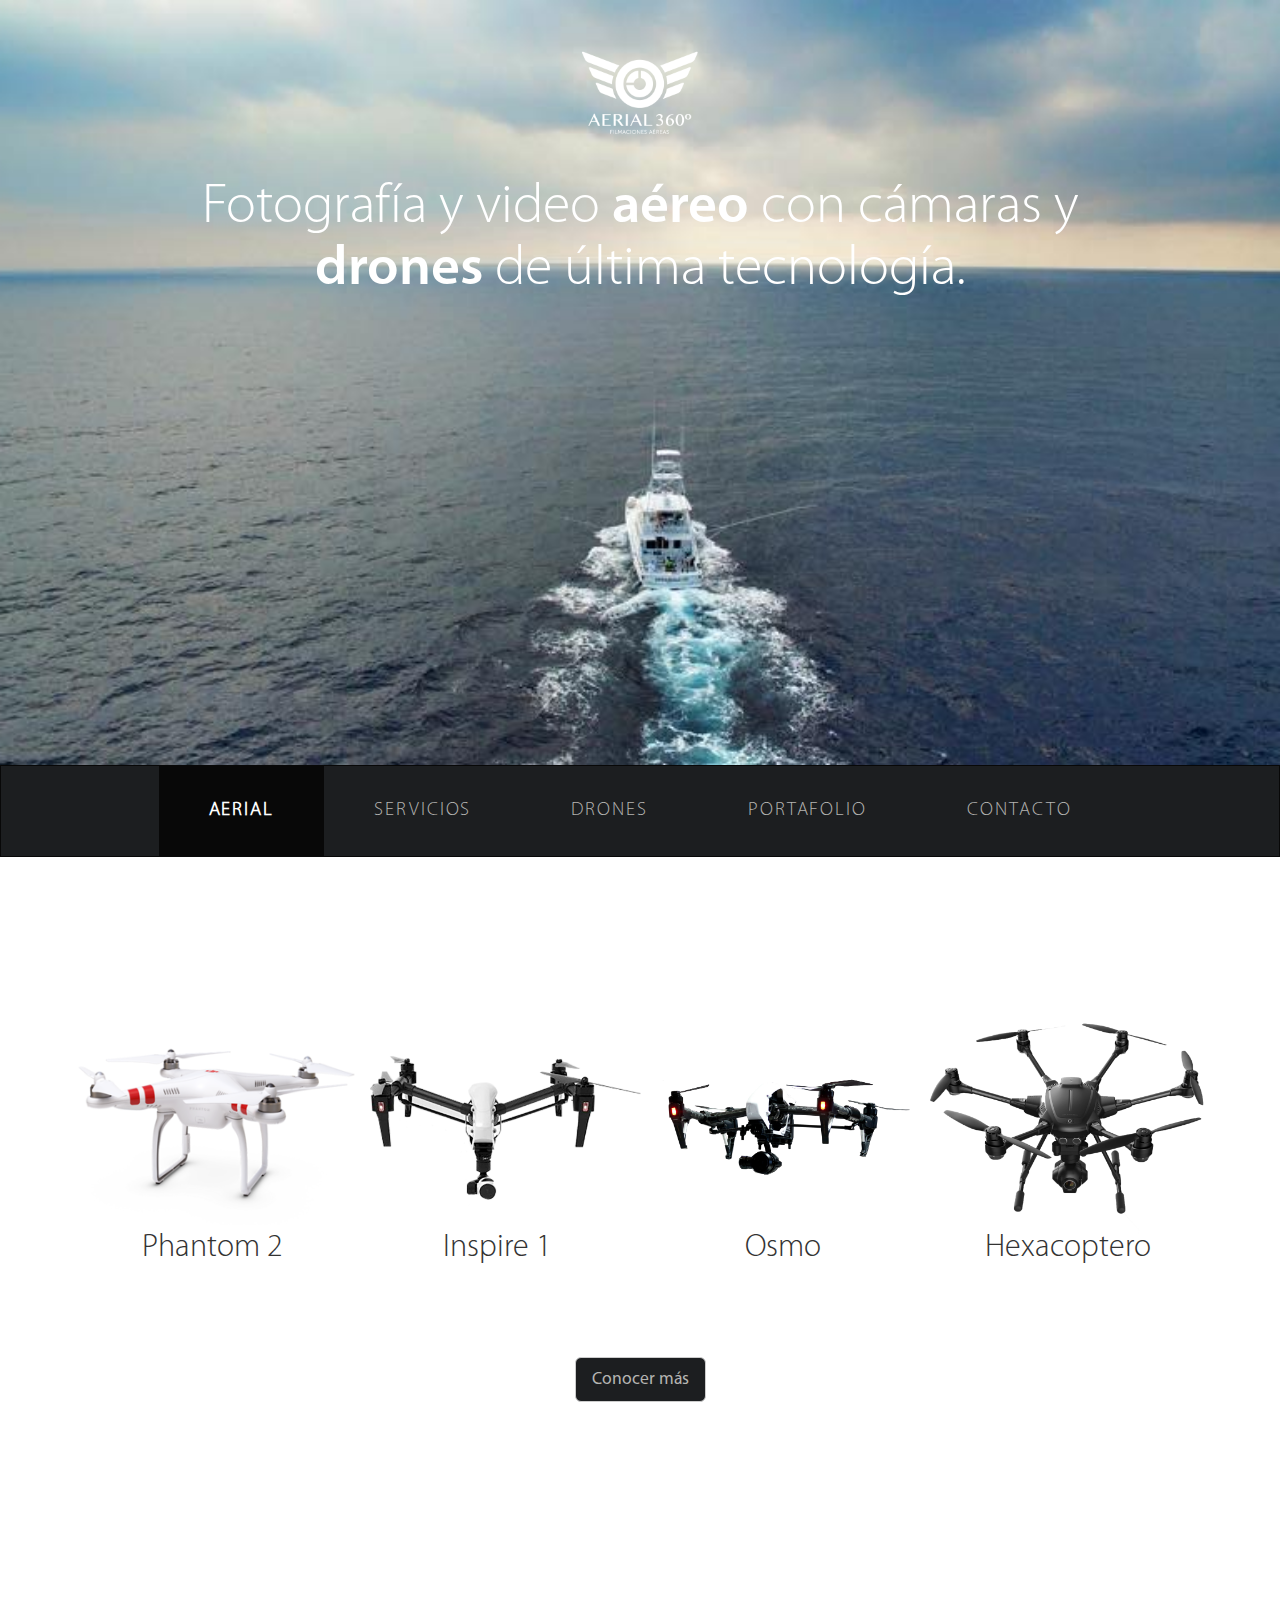
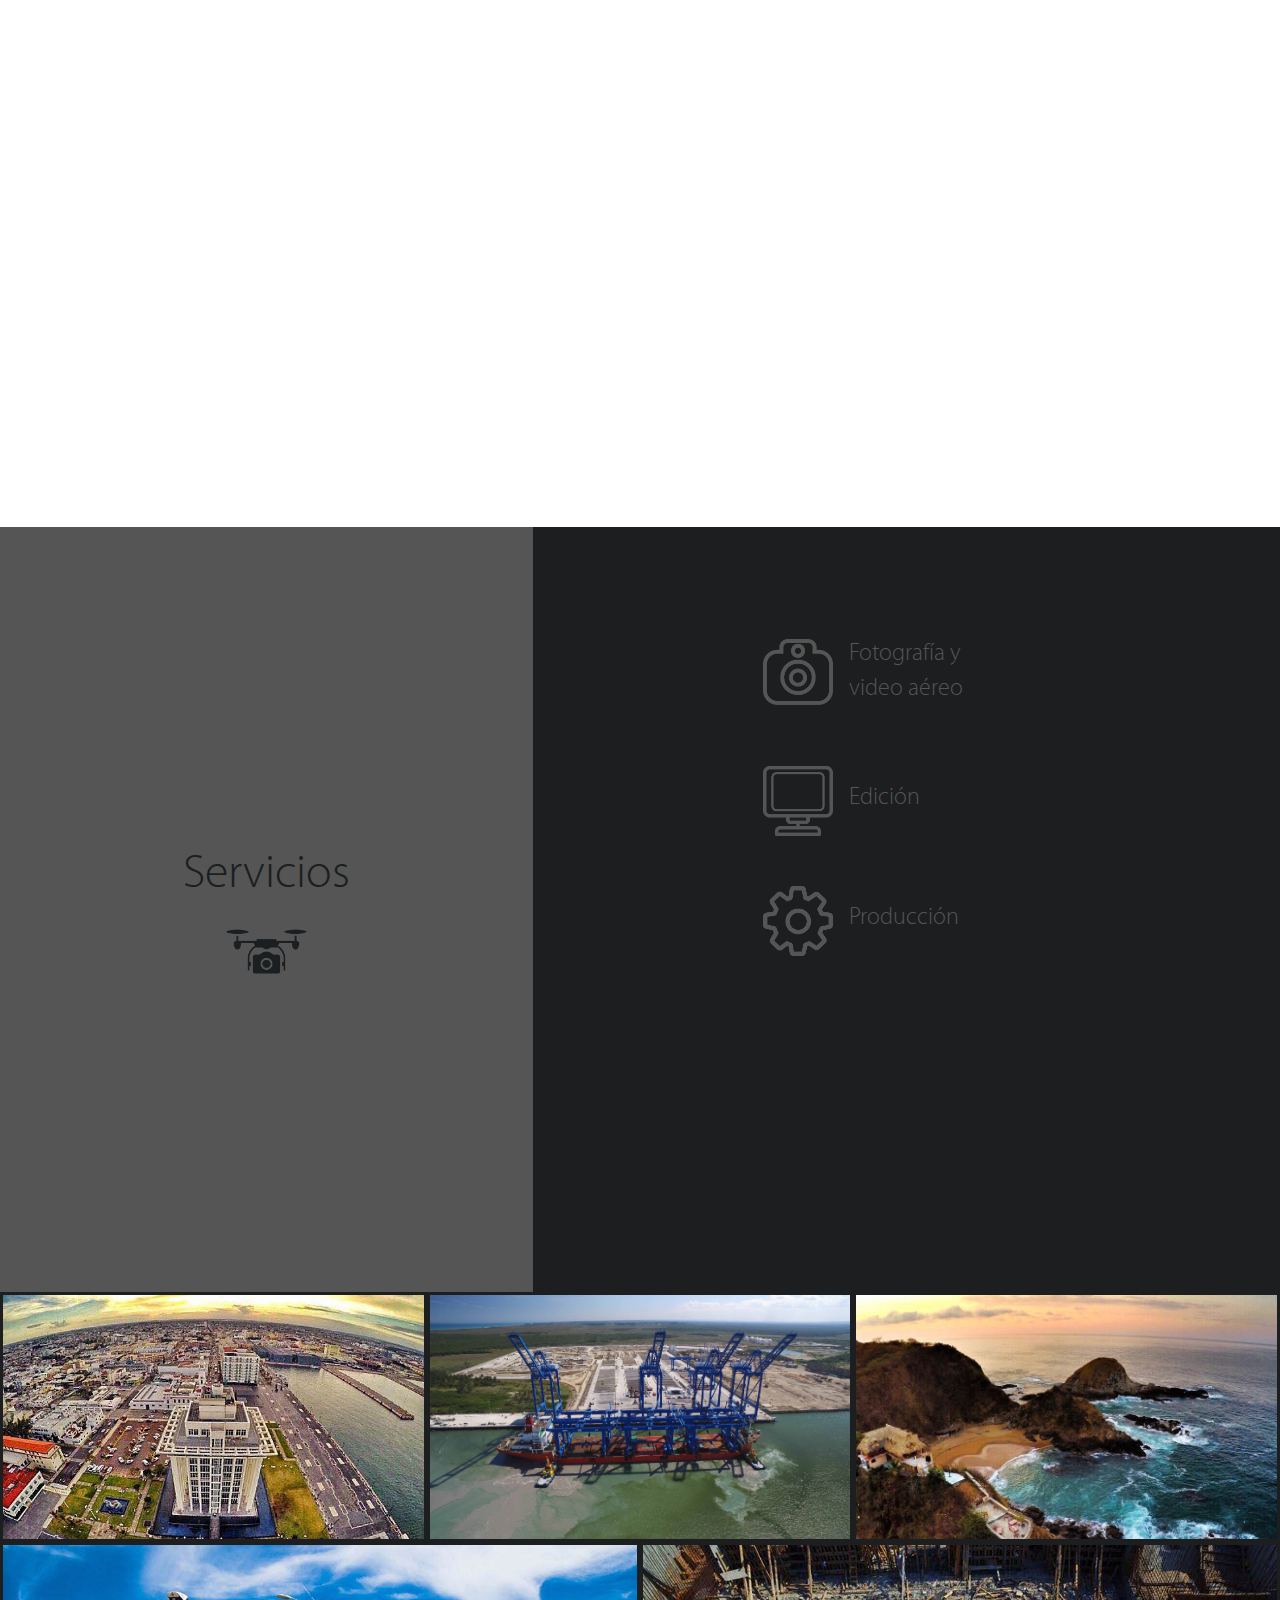
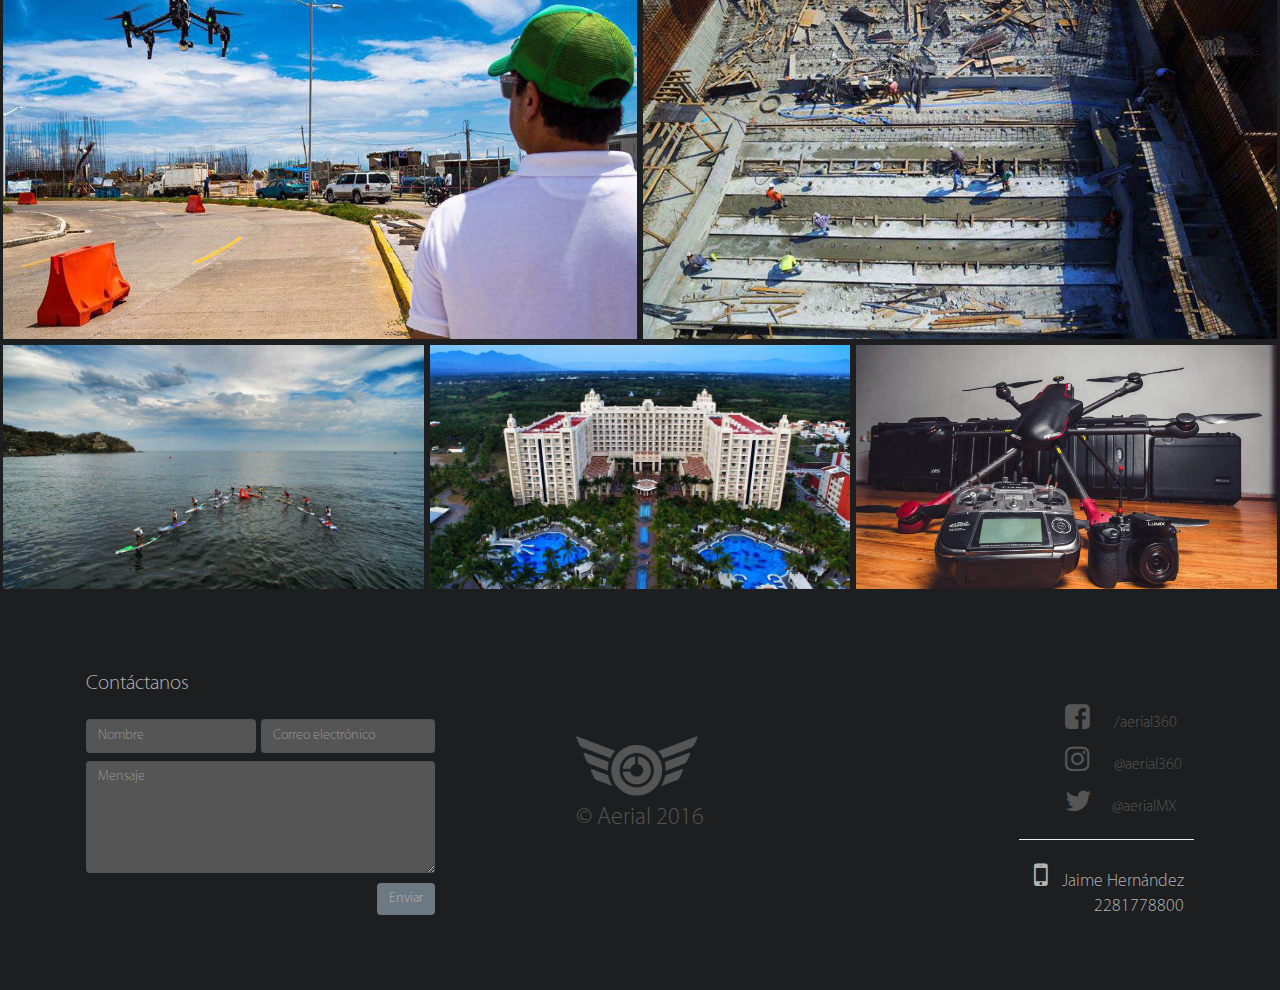
<file: index.html>
<!doctype html>
<html lang="en">

<head>
    <meta charset="UTF-8">

    <meta name="viewport" content="width=device-width, initial-scale=1">
    <title>Aerial 360</title>
    <link rel="stylesheet" href="css/bootstrap.min.css">
    <link rel="stylesheet" href="css/custom.css">
    
    <link rel="stylesheet" href="https://maxcdn.bootstrapcdn.com/font-awesome/4.6.1/css/font-awesome.min.css" />
</head>

<body id="homepage">

    <div class="jumbotron">
        <div class="container">
            <div class="logo-tagline">
                <img class="header-logo" src="img/icons/logo-AERIAL-15.png" alt="Aerial logo">
                <h1>Fotografía y video <span class="semibold">aéreo</span> con cámaras y <br> <span class="semibold">drones</span> de última tecnología.</h1>
            </div>
        </div>
    </div> <!-- .jumbotron -->

    <nav class="navbar navbar-inverse">
        <button type="button" class="navbar-toggle collapsed" data-toggle="collapse" data-target="#bs-example-navbar-collapse-1" aria-expanded="false">
        <span class="sr-only">Toggle navigation</span>
        <span class="icon-bar"></span>
        <span class="icon-bar"></span>
        <span class="icon-bar"></span>
        </button>
      
        <div class="collapse navbar-collapse" id="bs-example-navbar-collapse-1">
            <ul class="nav navbar-nav">
                <li class="active"><a href="#">Aerial</a></li>
                <li><a href="#">Servicios</a></li>
                <li><a href="drones.html">Drones</a></li>
                <li><a href="portafolio.html">Portafolio</a></li>
                <li><a href="#">Contacto</a></li>
            </ul>
        </div> <!-- .navbar-collapse -->
    </nav> <!-- .navbar -->

    <div class="row drone-images">
        <div class="container">
            <div class="col-md-3 homepage-drone-img">
                <img src="img/phantom-2.png" alt=""></img>
                <p>Phantom 2</p>
            </div>
            
             <div class="col-md-3 homepage-drone-img">
                <img src="img/inspire-1.png" alt=""></img>
                <p>Inspire 1</p>
            </div>
            
             <div class="col-md-3 homepage-drone-img">
                <img src="img/osmo.png" alt=""></img>
                <p>Osmo</p>
            </div>
            
             <div class="col-md-3 homepage-drone-img">
                <img src="img/hexacoptero-6.png" alt=""></img>
                <p>Hexacoptero</p>
            </div>

        </div> <!-- .container -->
    </div> <!-- .row -->
    

    <div class="row mas">
        <div class="container">
            <button type="button" class="btn btn-default btn-lg">Conocer más</button>
        </div>
    </div>


    <div class="row capture">
        <h1>Te ayudamos a capturar las <span class="semibold">mejores tomas</span> a <br> través de nuestros ángulos inigualables.</h1>
    </div>

    <div class="row services">
        <div class="col-md-5 servicios">
                <div>
                    <h2>Servicios</h2>
                    <img class="servicios-icon" src="img/icons/Homepage-AERIAL-06.png" alt="">
                </div>
        </div> <!-- .servicios -->
        <div class="col-md-7 servicios-details">
            <div class="row">
                <div class="col-xs-2"><img class="servicios-details-icon" src="img/icons/Homepage-AERIAL-03.png" alt=""></div>
                <div class="col-xs-10">
                  <p class="first">Fotografía y<br>video aéreo</p>
                </div>
            </div>
            
            <div class="row">
                <div class="col-xs-2"><img class="servicios-details-icon" src="img/icons/Homepage-AERIAL-04.png" alt=""></div>
                <div class="col-xs-10">
                  <p>Edición</p>
                </div>
            </div>
            
            <div class="row">
                <div class="col-xs-2"><img class="servicios-details-icon" src="img/icons/Homepage-AERIAL-05.png" alt=""></div>
                <div class="col-xs-10">
                  <p>Producción</p>
                </div>
            </div>
        </div> <!-- .servicios-details -->
    </div> <!-- .row -->
    
    <div class="row homepage-gallery">
        <div class="col-md-4 row1-img1"></div>
        <div class="col-md-4 row1-img2"></div>
        <div class="col-md-4 row1-img3"></div>
    </div>
    
    <div class="row homepage-gallery">
        <div class="col-md-6 row2-img1"></div>
        <div class="col-md-6 row2-img2"></div>
    </div>
    
    <div class="row homepage-gallery">
        <div class="col-md-4 row3-img1"></div>
        <div class="col-md-4 row3-img2"></div>
        <div class="col-md-4 row3-img3"></div>
    </div>
    
    <footer>
        <div class="row">
            <div class="col-md-4">
                <h5>Contáctanos</h5>
                <form class="">
                    <div class="row contact-first">
                        <div class="form-group col-sm-6 name">
                            <label for="nombre" class=""></label>
                            <input id="nombre" class="form-control input-group contact-input" type="text" name="nombre" placeholder="Nombre" />
                        </div>
                        <div class="form-group col-sm-6">
                            <label for="correo-electronico" class=""></label>
                            <input id="correo-electronico" class="form-control input-group contact-input" type="email" name="correo-electronico" placeholder="Correo electrónico" />
                        </div>
                    </div>
                    <div class="form-group">
                        <label for="mensaje"></label>
                        <textarea class="form-control contact-input" rows="5" id="mensaje" placeholder="Mensaje"></textarea>
                    </div>
                    <button type="submit" class="btn btn-default footerBtn pull-right">Enviar</button>
                </form>
            </div> <!-- contact form -->
            
            <div class="col-md-4 copyright-logo">
                <div>
                   <img class="footer-logo" src="img/icons/logo-AERIAL-16.png" alt=""></img>
                 <p>&copy; Aerial 2016</p> 
                </div>
            </div> <!-- logo -->
            
            <div class="col-md-4 social-media">
                <div class="social-media-icons">
                    <p><i class="fa fa-facebook-square" aria-hidden="true"></i> /aerial360</p>
                    <p><i class="fa fa-instagram" aria-hidden="true"></i> @aerial360</p>
                    <p><i class="fa fa-twitter" aria-hidden="true"></i>@aerialMX</p>
                </div>
                
                <hr>
                
                <div class="social-media-contact">
                    <p><i class="fa fa-mobile" aria-hidden="true"></i> Jaime Hernández</p>
                    <p>2281778800</p>
                </div>
                
            </div> <!-- social media -->
        </div> <!-- .row -->
    </footer>
    


    <script src="https://ajax.googleapis.com/ajax/libs/jquery/1.11.3/jquery.min.js"></script>
    <script src="js/bootstrap.min.js"></script>
    
    <!--Fixed Menu on Scroll-->
    <script>
        $(document).ready(function() {
            $(window).bind('scroll', function() {
                var navHeight = $(window).height() - 70;
                if ($(window).scrollTop() > navHeight) {
                    $('nav').addClass('fixed');
                }
                else {
                    $('nav').removeClass('fixed');
                }
            });
        });
    </script>
</body>

</html>
</file>
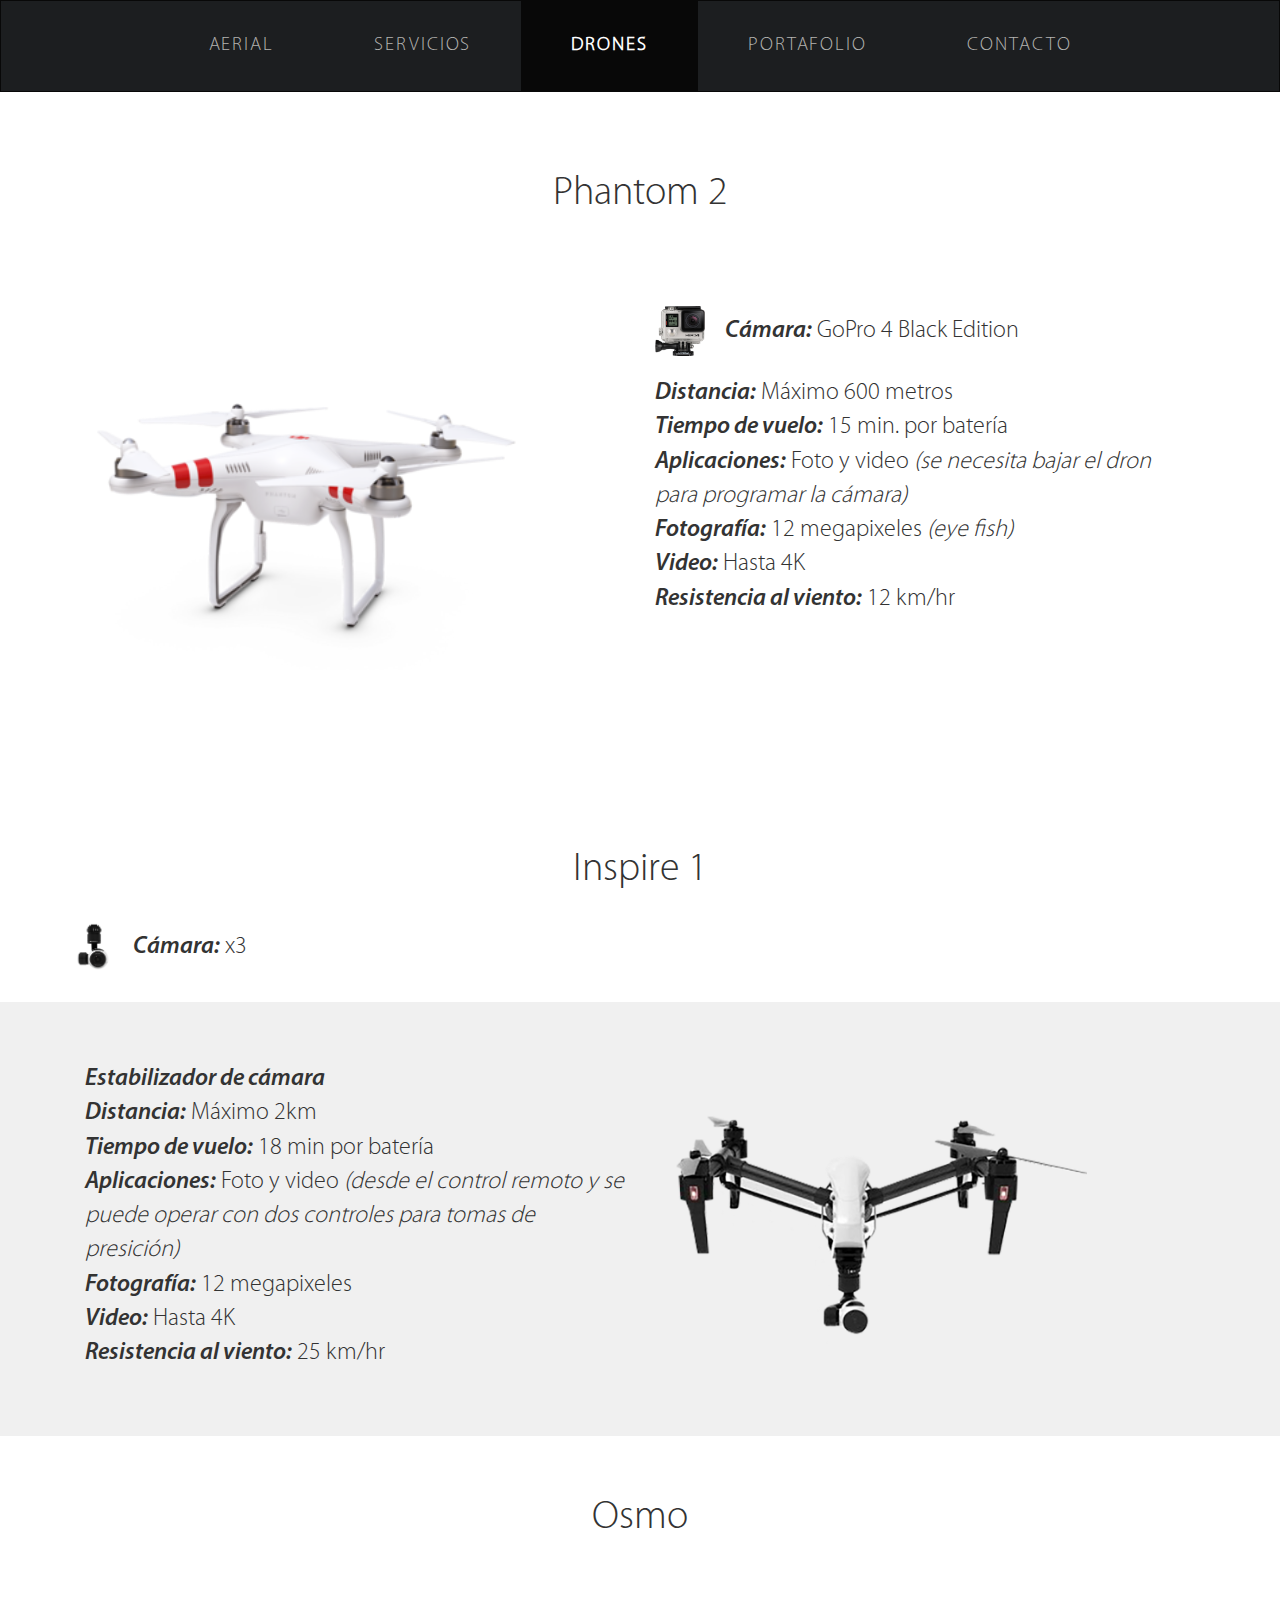
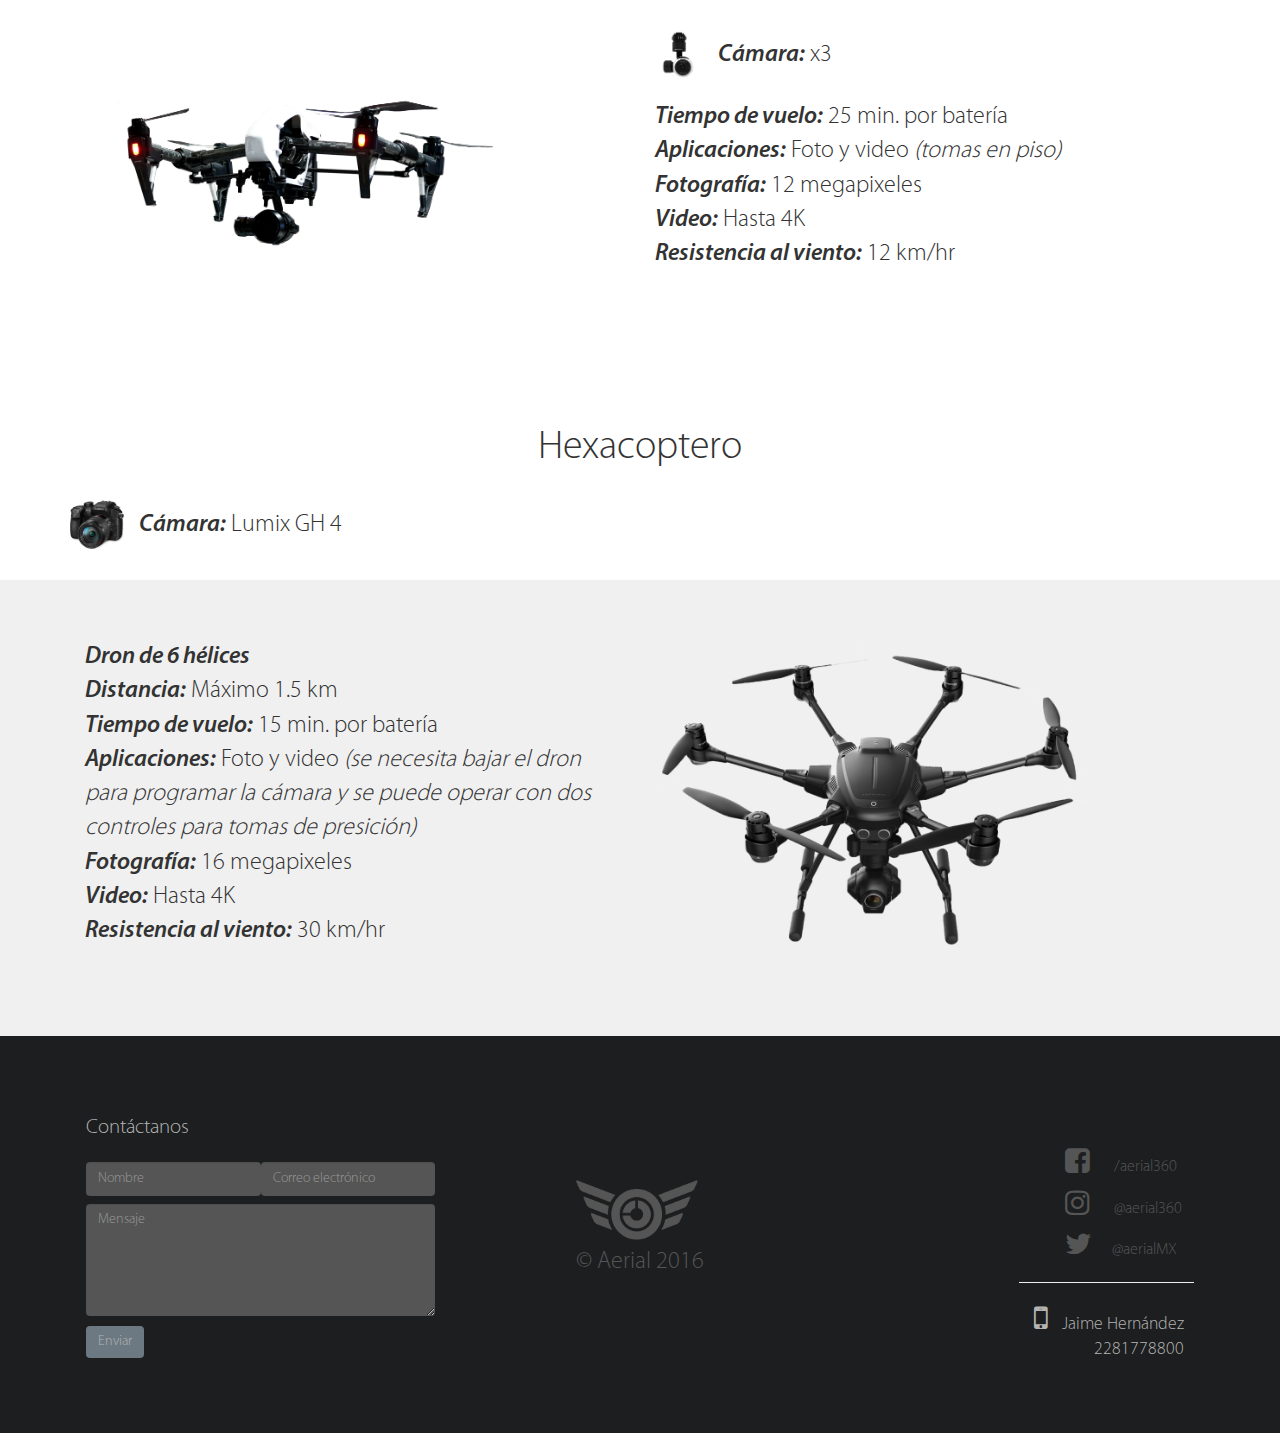
<file: drones.html>
<!doctype html>
<html lang="en">
<head>
    <meta charset="UTF-8">

    <meta name="viewport" content="width=device-width, initial-scale=1">
    <title>Aerial 360 | Drones</title>
    <link rel="stylesheet" href="css/bootstrap.min.css">
    <link rel="stylesheet" href="css/custom.css">
    <link rel="stylesheet" href="https://maxcdn.bootstrapcdn.com/font-awesome/4.6.1/css/font-awesome.min.css" />
</head>
<body id="drones">
    <nav class="navbar navbar-inverse">
        <div class="collapse navbar-collapse" id="bs-example-navbar-collapse-1">
            <ul class="nav navbar-nav">
                <li><a href="#">Aerial</a></li>
                <li><a href="#">Servicios</a></li>
                <li class="active"><a href="#">Drones</a></li>
                <li><a href="#">Portafolio</a></li>
                <li><a href="#">Contacto</a></li>
            </ul>
        </div> <!-- .navbar-collapse -->
    </nav> <!-- .navbar -->
    
    <div class="row">
        <div class="container">
            <h3>Phantom 2</h3>
        </div>
    </div>
    
    <div class="row drone-detail">
        <div class="container">
            <div class="col-md-6">
                <img class="drone-detail-img" src="img/phantom-2.png" alt=""></img>
            </div>
            <div class="col-md-6">
                <p class="cam-detail"><img class="cam-icon" src="img/go-pro-4 black.jpg" alt=""></img> <strong>Cámara:</strong> GoPro 4 Black Edition</p>
                <p><strong>Distancia:</strong> Máximo 600 metros</p>
                <p><strong>Tiempo de vuelo:</strong> 15 min. por batería</p>
                <p><strong>Aplicaciones:</strong> Foto y video <em>(se necesita bajar el dron para programar la cámara)</em></p>
                <p><strong>Fotografía:</strong> 12 megapixeles <em>(eye fish)</em></p>
                <p><strong>Video:</strong> Hasta 4K</p>
                <p><strong>Resistencia al viento:</strong> 12 km/hr</p>
            </div>
        </div>
    </div>
    
    <div class="row">
        <div class="container">
            <h3>Inspire 1</h3>
        </div>
    </div>
    
    <div class="row">
        <div class="container">
            <p class="cam-detail"><img class="cam-icon" src="img/x3.png" alt=""><strong>Cámara:</strong> x3</p>
        </div>
    </div>
    
    <div class="row dark-section drone-detail">
        <div class="container">
            <div class="col-md-6">
                <p><strong>Estabilizador de cámara</strong></p>
                <p><strong>Distancia:</strong> Máximo 2km</p>
                <p><strong>Tiempo de vuelo:</strong> 18 min por batería</p>
                <p><strong>Aplicaciones:</strong> Foto y video <em>(desde el control remoto y se puede operar con dos controles para tomas de presición)</em></p>
                <p><strong>Fotografía:</strong> 12 megapixeles</p>
                <p><strong>Video:</strong> Hasta 4K</p>
                <p><strong>Resistencia al viento:</strong> 25 km/hr</p>
            </div>
            <div class="container">
                <div class="col-md-6">
                    <img class="drone-detail-img" src="img/inspire-1.png" alt=""></img>
                </div>
            </div>
        </div>
    </div>
    
    
    
    <div class="row">
        <div class="container">
            <h3>Osmo</h3>
        </div>
    </div>
    
    <div class="row drone-detail">
        <div class="container">
            <div class="col-md-6">
                <img class="drone-detail-img" src="img/osmo.png" alt=""></img>
            </div>
            <div class="col-md-6">
                <p class="cam-detail"><img class="cam-icon" src="img/x3.png" alt=""><strong>Cámara:</strong> x3</p>
                <p><strong>Tiempo de vuelo:</strong> 25 min. por batería</p>
                <p><strong>Aplicaciones:</strong> Foto y video <em>(tomas en piso)</em></p>
                <p><strong>Fotografía:</strong> 12 megapixeles</p>
                <p><strong>Video:</strong> Hasta 4K</p>
                <p><strong>Resistencia al viento:</strong> 12 km/hr</p>
            </div>
        </div>
    </div>
    
    
    <div class="row">
        <div class="container">
            <h3>Hexacoptero</h3>
        </div>
    </div>
    
    <div class="row">
        <div class="container">
            <p class="cam-detail"><img class="cam-icon" src="img/lumix-gh-4.jpg" alt=""><strong>Cámara:</strong> Lumix GH 4</p>
        </div>
    </div>
    
    <div class="row dark-section drone-detail">
        <div class="container">
            <div class="col-md-6 ">
                <p><strong>Dron de 6 hélices</strong></p>
                <p><strong>Distancia:</strong> Máximo 1.5 km</p>
                <p><strong>Tiempo de vuelo:</strong> 15 min. por batería</p>
                <p><strong>Aplicaciones:</strong> Foto y video <em>(se necesita bajar el dron para programar la cámara y se puede operar con dos controles para tomas de presición)</em></p>
                <p><strong>Fotografía:</strong> 16 megapixeles</p>
                <p><strong>Video:</strong> Hasta 4K</p>
                <p><strong>Resistencia al viento:</strong> 30 km/hr</p>
            </div>
            <div class="container">
                <div class="col-md-6">
                    <img class="drone-detail-img" src="img/hexacoptero-6.png" alt=""></img>
                </div>
            </div>
        </div>
    </div>
    
    
    
    <footer>
        <div class="row">
            <div class="col-md-4">
                <h5>Contáctanos</h5>
                <form class="">
                    <div class="row">
                        <div class="form-group col-sm-6">
                            <label for="nombre" class=""></label>
                            <input id="nombre" class="form-control input-group contact-input" type="text" name="nombre" placeholder="Nombre" />
                        </div>
                        <div class="form-group col-sm-6">
                            <label for="correo-electronico" class=""></label>
                            <input id="correo-electronico" class="form-control input-group contact-input" type="email" name="correo-electronico" placeholder="Correo electrónico" />
                        </div>
                    </div>
                    <div class="form-group">
                        <label for="mensaje"></label>
                        <textarea class="form-control contact-input" rows="5" id="mensaje" placeholder="Mensaje"></textarea>
                    </div>
                    <button type="submit" class="btn btn-default footerBtn">Enviar</button>
                </form>
            </div> <!-- contact form -->
            
            <div class="col-md-4 copyright-logo">
                <div>
                   <img class="footer-logo" src="img/icons/logo-AERIAL-16.png" alt=""></img>
                 <p>&copy; Aerial 2016</p> 
                </div>
            </div> <!-- logo -->
            
            <div class="col-md-4 social-media">
                <div class="social-media-icons">
                    <p><i class="fa fa-facebook-square" aria-hidden="true"></i> /aerial360</p>
                    <p><i class="fa fa-instagram" aria-hidden="true"></i> @aerial360</p>
                    <p><i class="fa fa-twitter" aria-hidden="true"></i>@aerialMX</p>
                </div>
                
                <hr>
                
                <div class="social-media-contact">
                    <p><i class="fa fa-mobile" aria-hidden="true"></i> Jaime Hernández</p>
                    <p>2281778800</p>
                </div>
                
            </div> <!-- social media -->
        </div> <!-- .row -->
    </footer>
    
    <script src="https://ajax.googleapis.com/ajax/libs/jquery/1.11.3/jquery.min.js"></script>
    <script src="js/bootstrap.min.js"></script>
</body>
</html>
</file>
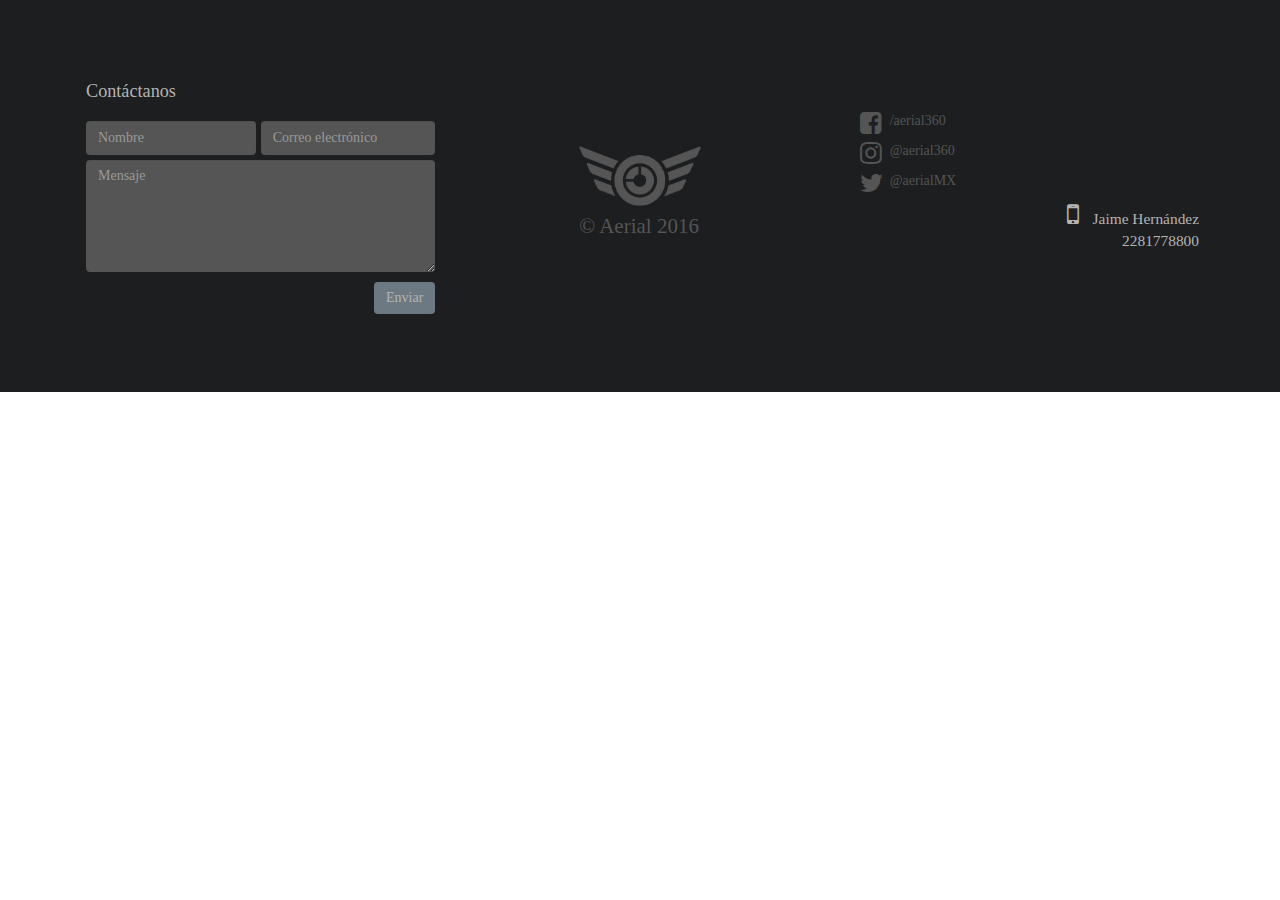
<file: footer-test.html>
<!doctype html>
<html lang="en">

<head>
    <meta charset="UTF-8">

    <meta name="viewport" content="width=device-width, initial-scale=1">
    <title>Footer</title>
    <link rel="stylesheet" href="css/bootstrap.min.css">
    <link rel="stylesheet" href="https://maxcdn.bootstrapcdn.com/font-awesome/4.6.1/css/font-awesome.min.css" />
    
    <style>
.row {
    margin-left: 0;
    margin-right: 0;
}    
    
footer {
    padding: 70px;
    background-color: #1c1e20;
    border: 1px solid #1c1e20;
    color: #545554;
    font-family: myriadProLight;
}

footer .contact-first {
    /*margin-left: -15px;*/
    /*margin-top: 0;*/
    /*padding-top: 0;*/
}

footer h5 {
    font-size: 1.3em;
    font-family: myriadProLight;
    color: #b4b4b1;
    margin-bottom: 0;
    padding-bottom: 0;
}

.footerBtn {
    background-color: #6c7982;
    border: none;
    color: #b4b4b1;
    margin-top: 10px;
}

.form-group {
    margin-bottom: 0;
}

.form-group.col-sm-6 {
    padding-left: 0;
    padding-right: 0px;
}

.form-group.col-sm-6.name {
    padding-right: 5px;
}

textarea.form-control {
    margin-top: -15px;
    padding-right: 5px;
}

.contact-input {
    background-color: #545554;
    border: none;
}

.footer-logo {
    height: 70px;
}

.copyright-logo {
    position: relative;
    height: 250px;
}

.copyright-logo div {
    position: absolute;
    left: 50%;
    top: 50%;
    transform: translate(-50%, -50%);
}

.copyright-logo p {
    font-size: 1.5em;
}

.social-media {
    padding-top: 40px;
}

.social-media-icons {
    /*padding-left: 220px;*/
}

.social-media-icons p,
#drones .social-media-icons p {
    font-size: 1em;
}


/* icon font size */
i.fa {
    font-size: 1.8em;
}

.social-media hr {
    width: 50%;
    margin-right: 0;
}

.social-media i {
    margin-right: 20px;
}

.social-media-contact {
    text-align: right;
    padding-right: 10px;
}

.social-media-contact p,
#drones .social-media-contact p {
    font-size: 1.1em;
    color: #b4b4b1;
}

.social-media-contact p {
    margin: 0;
}

.social-media-contact i {
    margin-right: 10px;
}
    </style>
</head>

<body>
   <footer>
        <div class="row">
            <div class="col-md-4">
                <h5>Contáctanos</h5>
                <form class="">
                    <div class="row contact-first">
                        <div class="form-group col-sm-6 name">
                            <label for="nombre" class=""></label>
                            <input id="nombre" class="form-control input-group contact-input" type="text" name="nombre" placeholder="Nombre" />
                        </div>
                        <div class="form-group col-sm-6">
                            <label for="correo-electronico" class=""></label>
                            <input id="correo-electronico" class="form-control input-group contact-input" type="email" name="correo-electronico" placeholder="Correo electrónico" />
                        </div>
                    </div>
                    <div class="form-group">
                        <label for="mensaje"></label>
                        <textarea class="form-control contact-input" rows="5" id="mensaje" placeholder="Mensaje"></textarea>
                    </div>
                    <button type="submit" class="btn btn-default footerBtn pull-right">Enviar</button>
                </form>
            </div> <!-- contact form -->
            
            <div class="col-md-4 copyright-logo">
                <div>
                   <img class="footer-logo" src="img/icons/logo-AERIAL-16.png" alt=""></img>
                 <p>&copy; Aerial 2016</p> 
                </div>
            </div> <!-- logo -->
            
            <div class="col-md-4 social-media">
                <div class="social-media-icons row">
                    <div class="col-xs-1"><i class="fa fa-facebook-square" aria-hidden="true"></i></div>
                    <div class="col-xs-3"><p>/aerial360</p></div>
                </div>    
                
                <div class="social-media-icons row">
                    <div class="col-xs-1"><i class="fa fa-instagram" aria-hidden="true"></i></div>
                    <div class="col-xs-3"><p>@aerial360</p></div>
                </div> 
                
                <div class="social-media-icons row">
                    <div class="col-xs-1"><i class="fa fa-twitter" aria-hidden="true"></i></div>
                    <div class="col-xs-3"><p>@aerialMX</p></div>
                </div>
                    <!--<p><i class="fa fa-facebook-square" aria-hidden="true"></i> /aerial360</p>-->
                    <!--<p><i class="fa fa-instagram" aria-hidden="true"></i> @aerial360</p>-->
                    <!--<p><i class="fa fa-twitter" aria-hidden="true"></i>@aerialMX</p>-->
            </div>
                
                <hr>
                
                <div class="social-media-contact">
                    <p class=""><i class="fa fa-mobile" aria-hidden="true"></i> Jaime Hernández</p>
                    <p class="">2281778800</p>
                </div>
                
            </div> <!-- social media -->
        </div> <!-- .row -->
    </footer>

</body>
</html>
</file>
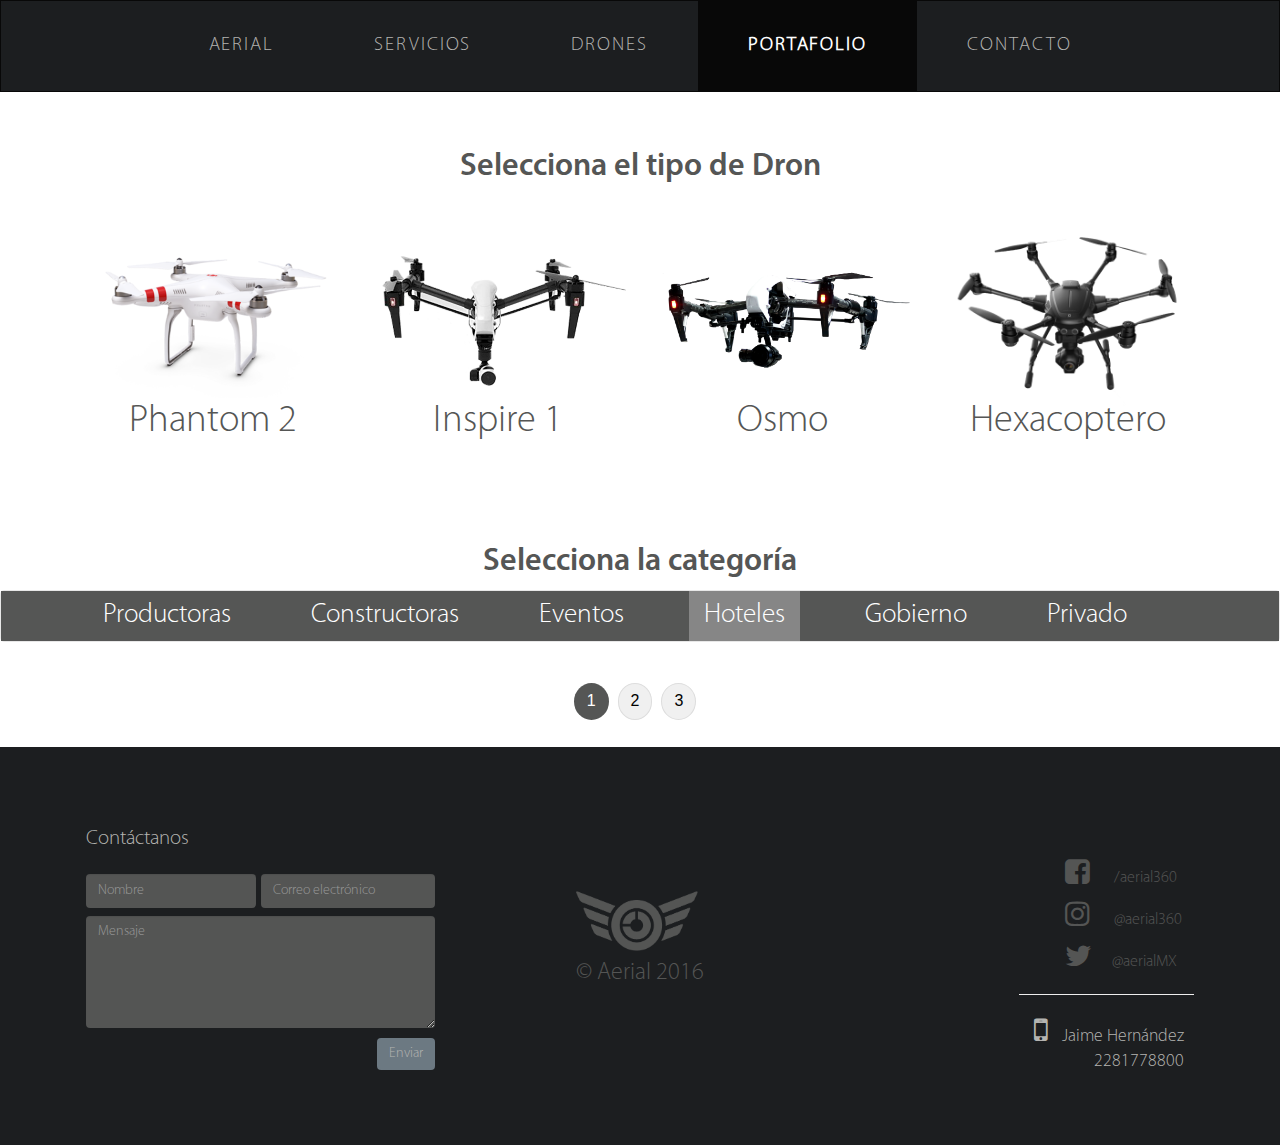
<file: portafolio.html>
<!doctype html>
<html lang="en">
<head>
    <meta charset="UTF-8">

    <meta name="viewport" content="width=device-width, initial-scale=1">
    <title>Aerial 360 | Portafolio</title>
    <link rel="stylesheet" href="css/bootstrap.min.css">
    <link rel="stylesheet" href="css/custom.css">
    <link rel="stylesheet" href="https://maxcdn.bootstrapcdn.com/font-awesome/4.6.1/css/font-awesome.min.css" />
</head>
<body id="portafolio">
    <nav class="navbar navbar-inverse fixed">
        <button type="button" class="navbar-toggle collapsed" data-toggle="collapse" data-target="#bs-example-navbar-collapse-1" aria-expanded="false">
        <span class="sr-only">Toggle navigation</span>
        <span class="icon-bar"></span>
        <span class="icon-bar"></span>
        <span class="icon-bar"></span>
        </button>
        <div class="collapse navbar-collapse" id="bs-example-navbar-collapse-1">
            <ul class="nav navbar-nav">
                <li><a href="index.html">Aerial</a></li>
                <li><a href="#">Servicios</a></li>
                <li><a href="drones.html">Drones</a></li>
                <li class="active"><a href="#">Portafolio</a></li>
                <li><a href="#">Contacto</a></li>
            </ul>
        </div> <!-- .navbar-collapse -->
    </nav> <!-- .navbar -->
    
    <div class="row portafolio-first-row">
        <div class="container">
            <h3>Selecciona el tipo de Dron</h3>
        </div>
    </div>
    
    <div class="row drone-images">
        <div class="container">
            <div class="col-md-3 homepage-drone-img">
                <img class="img-80" src="img/phantom-2.png" alt=""></img>
                <p>Phantom 2</p>
            </div>
            
             <div class="col-md-3 homepage-drone-img">
                <img class="img-90" src="img/inspire-1.png" alt=""></img>
                <p>Inspire 1</p>
            </div>
            
             <div class="col-md-3 homepage-drone-img">
                <img src="img/osmo.png" alt=""></img>
                <p>Osmo</p>
            </div>
            
             <div class="col-md-3 homepage-drone-img">
                <img class="img-80" src="img/hexacoptero-6.png" alt=""></img>
                <p>Hexacoptero</p>
            </div>

        </div> <!-- .container -->
    </div> <!-- .row -->
    
    
     <div class="row">
        <div class="container">
            <h3 class="category-select">Selecciona la categoría</h3>
        </div>
    </div>
    
    <nav class="navbar navbar-default gallery-navbar">
        <div class="gallery-select">
            <ul class="nav navbar-nav">
                <li><a href="#">Productoras</a></li>
                <li><a href="#">Constructoras</a></li>
                <li><a href="#">Eventos</a></li>
                <li class="active"><a href="#">Hoteles</a></li>
                <li><a href="#">Gobierno</a></li>
                <li><a href="#">Privado</a></li>
            </ul>
        </div> 
    </nav> <!-- .navbar -->
    
    <div class="row portafolio-gallery">
        <div class="col-md-4"></div>
        <div class="col-md-4"></div>
        <div class="col-md-4"></div>
    </div>
    
    
    <nav class="container page-num">
        <ul class="pagination">
            <!--<li class="disabled"><a href="#" aria-label="Previous"><span aria-hidden="true">&laquo;</span></a></li>-->
            <li class="active"><a href="#">1 <span class="sr-only">(current)</span></a></li>
            <li class=""><a href="#">2 <span></span></a></li>
            <li class=""><a href="#">3 <span></span></a></li>
        </ul>
    </nav>
    
    
    <footer>
        <div class="row">
            <div class="col-md-4">
                <h5>Contáctanos</h5>
                <form class="">
                    <div class="row contact-first">
                        <div class="form-group col-sm-6 name">
                            <label for="nombre" class=""></label>
                            <input id="nombre" class="form-control input-group contact-input" type="text" name="nombre" placeholder="Nombre" />
                        </div>
                        <div class="form-group col-sm-6">
                            <label for="correo-electronico" class=""></label>
                            <input id="correo-electronico" class="form-control input-group contact-input" type="email" name="correo-electronico" placeholder="Correo electrónico" />
                        </div>
                    </div>
                    <div class="form-group">
                        <label for="mensaje"></label>
                        <textarea class="form-control contact-input" rows="5" id="mensaje" placeholder="Mensaje"></textarea>
                    </div>
                    <button type="submit" class="btn btn-default footerBtn pull-right">Enviar</button>
                </form>
            </div> <!-- contact form -->
            
            <div class="col-md-4 copyright-logo">
                <div>
                   <img class="footer-logo" src="img/icons/logo-AERIAL-16.png" alt=""></img>
                 <p>&copy; Aerial 2016</p> 
                </div>
            </div> <!-- logo -->
            
            <div class="col-md-4 social-media">
                <div class="social-media-icons">
                    <p><i class="fa fa-facebook-square" aria-hidden="true"></i> /aerial360</p>
                    <p><i class="fa fa-instagram" aria-hidden="true"></i> @aerial360</p>
                    <p><i class="fa fa-twitter" aria-hidden="true"></i>@aerialMX</p>
                </div>
                
                <hr>
                
                <div class="social-media-contact">
                    <p><i class="fa fa-mobile" aria-hidden="true"></i> Jaime Hernández</p>
                    <p>2281778800</p>
                </div>
                
            </div> <!-- social media -->
        </div> <!-- .row -->
    </footer>
    
     <script src="https://ajax.googleapis.com/ajax/libs/jquery/1.11.3/jquery.min.js"></script>
    <script src="js/bootstrap.min.js"></script>
</body>
</html>
</file>
<file: css/custom.css>
.row {
    margin-left: 0;
    margin-right: 0;
}

.drone-first-row,
.portafolio-first-row {
    margin-top: 130px;
}

/**********************
* Fonts
**********************/

body {
    font-size: 16px;
    box-sizing: border-box;
}

@font-face {
    font-family: myriadProBold;
    src: url(../fonts/MyriadPro-Bold 2.otf);
}

@font-face {
    font-family: myriadProLight;
    src: url(../fonts/MyriadPro-Light.otf);
}

@font-face {
    font-family: myriadProRegular;
    src: url(../fonts/MyriadPro-Regular.otf);
}

@font-face {
    font-family: myriadProSemiBold;
    src: url(../fonts/MyriadPro-Semibold.otf);
}

@font-face {
    font-family: myriadProSemiBoldItalic;
    src: url(../fonts/MyriadPro-SemiboldIt-2.otf);
}

#homepage h1 {
    font-family: myriadProLight;
    font-size: 3.5em;
    padding-top: 20px;
}

#homepage h1 .semibold {
    font-family: myriadProSemiBold;
}

#drones h3 {
    font-family: myriadProLight;
    font-size: 2.5em;
    text-align: center;
    padding-top: 40px;
    padding-bottom: 20px;
}

#drones p {
    font-family: myriadProLight;
    font-size: 1.5em;
}

#drones p strong {
    font-family: myriadProSemiBoldItalic;
}

#portafolio h3 {
    text-align: center;
    font-size: 2em;
    font-family: myriadProSemiBold;
    color: #555655;
}

/**********************
* Menu
**********************/
.navbar-nav {
    display: inline-block;
    float: none;
    vertical-align: top;
}

.navbar-inverse .navbar-collapse {
    text-align: center;
}

.navbar-inverse {
    border-radius: 0;
    background-color: #1c1e20;
}

.fixed {
	position: fixed; 
	top: 0; 
	/*height: 30px;*/
	width: 100%;
	z-index: 1;
}

.navbar-inverse .navbar-nav>li>a {
    color: #b4b4b1;
    font-family: myriadProLight;
    font-size: 1.2em;
    text-transform: uppercase;
    padding: 35px 50px;
    letter-spacing: .1em;
    color: #b4b4b1;
    font-variant: small-caps;
}

.navbar-inverse .navbar-nav>.active>a, 
.navbar-inverse .navbar-nav>.active>a:focus, 
.navbar-inverse .navbar-nav>.active>a:hover {
    font-weight: bold;
}

#drones.navbar-inverse.navbar-nav>.active>a:active {
    font-weight: bold;
}

/**********************
* Homepage
**********************/

.jumbotron {
    background: url("../img/foto-ppal.jpg") center center no-repeat;
    background-size: cover;
    background-attachment: fixed;
    text-align: center;
    height: 85vh;
    margin-bottom: 0;
    color: #fff;
}

.header-logo {
    height: 90px;
}

.drone-images {
    padding-top: 50px;
    padding-bottom: 30px;
}

.homepage-drone-img {
    text-align: center;
    padding: 20px;
    position: relative;
    height: 400px;
}

.homepage-drone-img img {
    width: 100%;
    height: auto;
    vertical-align: middle;
    position: absolute;
    left: 50%;
    top: 50%;
    transform: translate(-50%, -50%);
    /*margin-bottom: 15px;*/
}

.homepage-drone-img img.img-80 {
    width: 80%;
}

.homepage-drone-img img.img-90 {
    width: 90%;
}

.homepage-drone-img p {
    position: absolute;
    left: 50%;
    bottom: 10%;
    transform: translate(-50%, -10%);
}

#homepage .homepage-drone-img p {
    font-family: myriadProLight;
    font-size: 2em;
}

.capture {
    background: url("../img/foto-secundaria.jpg") center center no-repeat;
    background-size: cover;
    background-attachment: fixed;
    text-align: center;
    height: 75vh;
    margin-bottom: 0;
    color: #fff;
}

.mas {
    text-align: center;
    padding-bottom: 50px;
}

.mas .btn {
    font-family: myriadProRegular;
    font-size: 1.1em;
    background-color: #1c1e20;
    color: #b4b4b1;
}

.capture {
    position: relative;
}

.capture h1 {
    text-align: center;
    position: absolute;
    left: 50%;
    top: 50%;
    transform: translate(-50%,-50%);
    width: 100%;
}

/**********************
* Homepage : Services
**********************/

.services {
    /*padding: 50px 0;*/
    /*height: 100vh;*/
}

.services .row {
    padding: 50px 0 0px 200px;
}

.servicios {
    background-color: #545554;
    color: #1c1e20;
}

.servicios h2 {
    font-size: 3em;
    font-family: myriadProLight;
}

.servicios-details {
    background-color: #1c1e20;
    color: #545554;
    padding-top: 60px;
}

.servicios-details p {
    font-family: myriadProLight;
    font-size: 1.5em;
    padding-top: 15px;
}

.servicios-details p.first {
    padding-top: 0px !important;
}

/*.servicios-details img,*/
/*.servicios-details p {*/
/*    float: left;*/
/*}*/

/*.servicios-details img {*/
/*    margin-right: 20px;*/
/*}*/

.servicios {
/* {*/
    position: relative;
    height: 85vh;
    text-align: center;
}

.servicios-details {
    height: 85vh;
}

.servicios div {
/*.servicios-details div {*/
    position: absolute;
    left: 50%;
    top: 50%;
    transform: translate(-50%, -50%);
}

/*.servicios h2,*/
/*.servicios img {*/
/*    vertical-align: middle;*/
/*     position: absolute;*/
/*    left: 50%;*/
/*    top: 50%;*/
/*    transform: translate(-50%, -50%);*/
/*}*/


.servicios-icon {
    height: 80px;
}

.servicios-details-icon {
    height: 70px;
}

/* images row 1 */
.homepage-gallery .row1-img1 {
    background: url("../img/IMG_4253.jpg") center center no-repeat;
    background-size: cover;
    height: 250px;
}

.homepage-gallery .row1-img2 {
    background: url("../img/IMG_3802.jpg") center center no-repeat;
    background-size: cover;
    height: 250px;
}

.homepage-gallery .row1-img3 {
    background: url("../img/foto-secundaria.jpg") center center no-repeat;
    background-size: cover;
    height: 250px;
}

/* images row 2 */
.homepage-gallery .row2-img1 {
    background: url("../img/IMG_4255.jpg") center center no-repeat;
    background-size: cover;
    height: 400px;
}

.homepage-gallery .row2-img2{
    background: url("../img/IMG_4256.jpg") center center no-repeat;
    background-size: cover;
    height: 400px;
}

/* images row 3 */

.homepage-gallery .row3-img1 {
    background: url("../img/IMG_4258.jpg") center center no-repeat;
    background-size: cover;
    height: 250px;
}

.homepage-gallery .row3-img2 {
    background: url("../img/IMG_4259.jpg") center center no-repeat;
    background-size: cover;
    height: 250px;
}

.homepage-gallery .row3-img3 {
    background: url("../img/IMG_3724.jpg") center center no-repeat;
    background-size: cover;
    height: 250px;
}

.homepage-gallery div {
    border: 3px solid #1c1e20;
}

/**********************
* Drones Page
**********************/
.cam-icon {
    height: 50px;
    padding-right: 15px;
}

.drone-detail-img {
    width: 80%;
}

.drone-detail-img.img-left {
    position: absolute;
    left: 0;
}

.drone-detail-img.img-right {
    position: absolute;
    right: 0;
}


.dark-section {
    background-color: #f0f0f0;
}

.cam-detail {
    padding-bottom: 20px;
}

.drone-detail {
    padding-top: 60px;
    padding-bottom: 50px;
}

.drone-detail p {
    margin: 0;
}


/**********************
* Portafolio Page
**********************/
#portafolio .homepage-drone-img p {
    font-size: 2.4em;
    font-family: myriadProLight;
    color: #555655;
}

#portafolio .homepage-drone-img {
    height: 250px;
}

#portafolio .drone-images {
    padding-top: 0;
}

#portafolio .homepage-drone-img p {
    bottom: -20px;
    width: 100%;
}

#portafolio .homepage-drone-img:hover {
 background-color: #f0f0f0;   
}

.category-select {
    margin-top: 70px;
}

.gallery-select {
    text-align: center;
    background-color: #555655;
}

.gallery-select .navbar-nav>li>a{
    color: #fff;
    font-family: myriadProLight;
    font-size: 1.7em;
}

.gallery-navbar .navbar-nav>.active>a, 
.gallery-navbar .navbar-nav>.active>a:focus, 
.gallery-navbar .navbar-nav>.active>a:hover {
    background-color: #868686;
    color: #fff;
}

.gallery-select .navbar-nav>li>a {
    margin-right: 50px;
}

.page-num {
    text-align: center;
}

.pagination>li>a {
    border-radius: 50% !important;
    background-color: #f0f0f0;
    color: #000;
    margin-right: 10px;
}

.pagination>li.active>a,
.pagination>li.active>a:active,
.pagination>li.active>a:hover,
.pagination>li.active>a:focus,
.pagination>li>a:hover,
.pagination>li>a:active,
.pagination>li>a:focus {
    background-color: #555655;
    color: #fff;
    border: 1px solid transparent;
}


/**********************
* Footer
**********************/

footer {
    padding: 70px;
    background-color: #1c1e20;
    border: 1px solid #1c1e20;
    color: #545554;
    font-family: myriadProLight;
}

footer .contact-first {
    /*margin-left: -15px;*/
    /*margin-top: 0;*/
    /*padding-top: 0;*/
}

footer h5 {
    font-size: 1.3em;
    font-family: myriadProLight;
    color: #b4b4b1;
    margin-bottom: 0;
    padding-bottom: 0;
}

.footerBtn {
    background-color: #6c7982;
    border: none;
    color: #b4b4b1;
    margin-top: 10px;
}

.form-group {
    margin-bottom: 0;
}

.form-group.col-sm-6 {
    padding-left: 0;
    padding-right: 0px;
}

.form-group.col-sm-6.name {
    padding-right: 5px;
}

textarea.form-control {
    margin-top: -15px;
    padding-right: 5px;
}

.contact-input {
    background-color: #545554;
    border: none;
}

.footer-logo {
    height: 70px;
}

.copyright-logo {
    position: relative;
    height: 250px;
}

.copyright-logo div {
    position: absolute;
    left: 50%;
    top: 50%;
    transform: translate(-50%, -50%);
}

.copyright-logo p {
    font-size: 1.5em;
}

.social-media {
    padding-top: 40px;
}

.social-media-icons {
    padding-left: 220px;
}

.social-media-icons p,
#drones .social-media-icons p {
    font-size: 1em;
}


/* icon font size */
i.fa {
    font-size: 1.8em;
}

.social-media hr {
    width: 50%;
    margin-right: 0;
}

.social-media i {
    margin-right: 20px;
}

.social-media-contact {
    text-align: right;
    padding-right: 10px;
}

.social-media-contact p,
#drones .social-media-contact p {
    font-size: 1.1em;
    color: #b4b4b1;
}

.social-media-contact p {
    margin: 0;
}

.social-media-contact i {
    margin-right: 10px;
}
</file>
